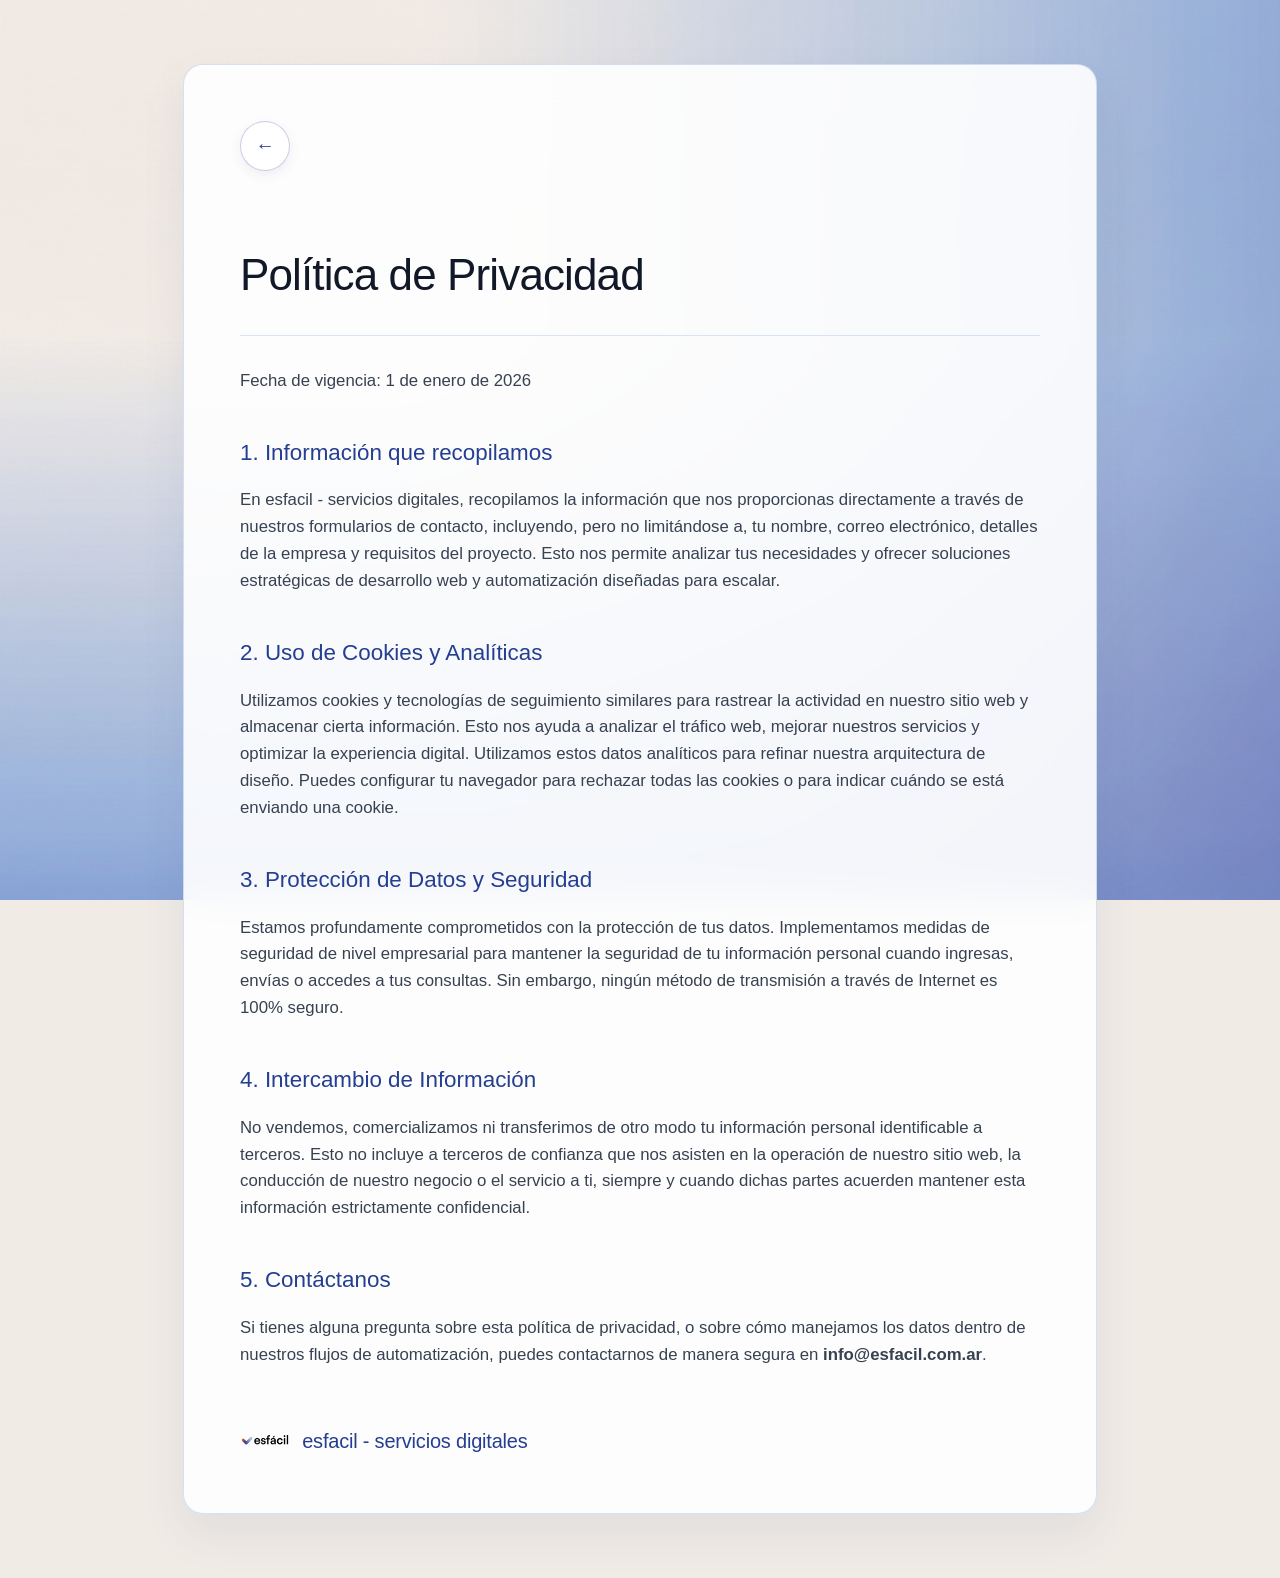
<file: privacy-policy.html>
<!DOCTYPE html>
<html lang="es">
<head>
    <meta charset="UTF-8">
    <meta name="viewport" content="width=device-width, initial-scale=1.0">
    <title>Política de Privacidad - esfacil - servicios digitales</title>
    <link rel="icon" type="image/png" href="LOGO.png">
    <link rel="preconnect" href="https://api.fontshare.com">
    <link href="https://api.fontshare.com/v2/css?f[]=satoshi@400,500,700,900&display=swap" rel="stylesheet">
    <style>
        body {
            font-family: 'Satoshi', -apple-system, BlinkMacSystemFont, 'Segoe UI', Roboto, sans-serif;
            background: #F0EBE5 url('FONDO DE REFERENCIA.jpg') no-repeat center center fixed;
            background-size: cover;
            color: #111827;
            margin: 0;
            padding: 4rem 5vw;
            line-height: 1.6;
        }
        .container {
            max-width: 800px;
            margin: 0 auto;
            background: rgba(255, 255, 255, 0.9);
            backdrop-filter: blur(20px);
            -webkit-backdrop-filter: blur(20px);
            padding: 3.5rem;
            border-radius: 20px;
            border: 1px solid rgba(150, 180, 222, 0.4);
            box-shadow: 0 20px 45px rgba(36, 62, 146, 0.08);
        }
        h1 {
            font-size: 2.75rem;
            font-weight: 500;
            margin-bottom: 2rem;
            border-bottom: 1px solid rgba(150, 180, 222, 0.35);
            padding-bottom: 1.5rem;
            letter-spacing: -0.02em;
            color: #111827;
        }
        h2 {
            font-size: 1.4rem;
            font-weight: 500;
            margin-top: 2.5rem;
            margin-bottom: 1rem;
            color: #243E92;
        }
        p, li {
            font-size: 1.05rem;
            color: #374151;
            margin-bottom: 1.5rem;
        }
        ul {
            margin-bottom: 1.5rem;
            padding-left: 1.5rem;
        }
        a.back-btn {
            display: inline-flex;
            align-items: center;
            justify-content: center;
            width: 48px;
            height: 48px;
            border: 1px solid rgba(36, 62, 146, 0.25);
            background: #FFFFFF;
            border-radius: 50%;
            color: #243E92;
            text-decoration: none;
            font-size: 1.2rem;
            margin-bottom: 2.5rem;
            transition: all 0.3s ease;
            box-shadow: 0 4px 12px rgba(36, 62, 146, 0.08);
        }
        a.back-btn:hover {
            background: #FF451A;
            color: #FFFFFF;
            border-color: #FF451A;
            transform: translateY(-2px);
        }
        .brand-footer {
            margin-top: 3.5rem;
            font-weight: 500;
            color: #243E92;
            font-size: 1.25rem;
            letter-spacing: -0.01em;
            text-transform: lowercase;
            display: flex;
            align-items: center;
            gap: 0.75rem;
        }
        .brand-footer img {
            height: 28px;
            width: auto;
        }
    </style>
</head>
<body>
    <div class="container">
        <a href="index.html" class="back-btn" aria-label="Volver al inicio">&larr;</a>
        
        <h1>Política de Privacidad</h1>
        <p>Fecha de vigencia: 1 de enero de 2026</p>

        <h2>1. Información que recopilamos</h2>
        <p>En esfacil - servicios digitales, recopilamos la información que nos proporcionas directamente a través de nuestros formularios de contacto, incluyendo, pero no limitándose a, tu nombre, correo electrónico, detalles de la empresa y requisitos del proyecto. Esto nos permite analizar tus necesidades y ofrecer soluciones estratégicas de desarrollo web y automatización diseñadas para escalar.</p>

        <h2>2. Uso de Cookies y Analíticas</h2>
        <p>Utilizamos cookies y tecnologías de seguimiento similares para rastrear la actividad en nuestro sitio web y almacenar cierta información. Esto nos ayuda a analizar el tráfico web, mejorar nuestros servicios y optimizar la experiencia digital. Utilizamos estos datos analíticos para refinar nuestra arquitectura de diseño. Puedes configurar tu navegador para rechazar todas las cookies o para indicar cuándo se está enviando una cookie.</p>

        <h2>3. Protección de Datos y Seguridad</h2>
        <p>Estamos profundamente comprometidos con la protección de tus datos. Implementamos medidas de seguridad de nivel empresarial para mantener la seguridad de tu información personal cuando ingresas, envías o accedes a tus consultas. Sin embargo, ningún método de transmisión a través de Internet es 100% seguro.</p>

        <h2>4. Intercambio de Información</h2>
        <p>No vendemos, comercializamos ni transferimos de otro modo tu información personal identificable a terceros. Esto no incluye a terceros de confianza que nos asisten en la operación de nuestro sitio web, la conducción de nuestro negocio o el servicio a ti, siempre y cuando dichas partes acuerden mantener esta información estrictamente confidencial.</p>

        <h2>5. Contáctanos</h2>
        <p>Si tienes alguna pregunta sobre esta política de privacidad, o sobre cómo manejamos los datos dentro de nuestros flujos de automatización, puedes contactarnos de manera segura en <strong>info@esfacil.com.ar</strong>.</p>
        
        <div class="brand-footer">
            <img src="LOGO.png" alt="esfacil">
            <span>esfacil - servicios digitales</span>
        </div>
    </div>
</body>
</html>
</file>
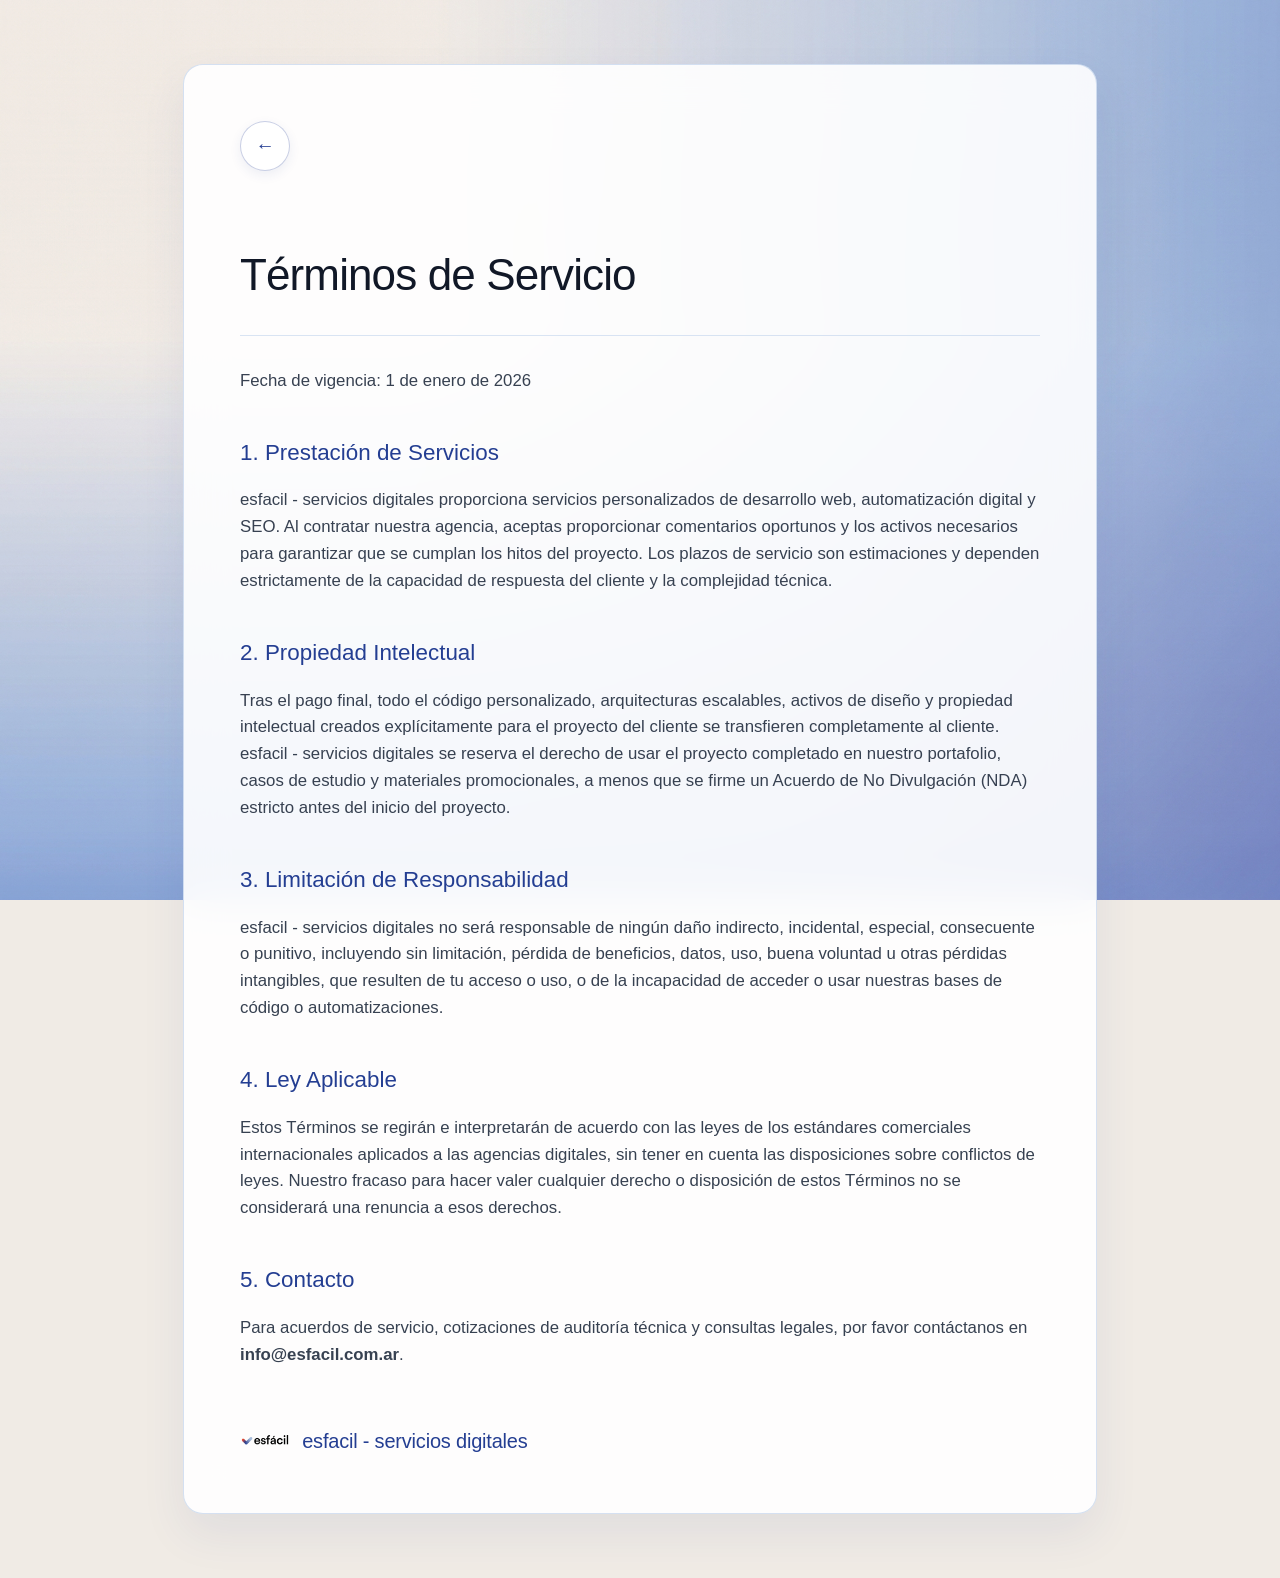
<file: terms-of-service.html>
<!DOCTYPE html>
<html lang="es">
<head>
    <meta charset="UTF-8">
    <meta name="viewport" content="width=device-width, initial-scale=1.0">
    <title>Términos de Servicio - esfacil - servicios digitales</title>
    <link rel="icon" type="image/png" href="LOGO.png">
    <link rel="preconnect" href="https://api.fontshare.com">
    <link href="https://api.fontshare.com/v2/css?f[]=satoshi@400,500,700,900&display=swap" rel="stylesheet">
    <style>
        body {
            font-family: 'Satoshi', -apple-system, BlinkMacSystemFont, 'Segoe UI', Roboto, sans-serif;
            background: #F0EBE5 url('FONDO DE REFERENCIA.jpg') no-repeat center center fixed;
            background-size: cover;
            color: #111827;
            margin: 0;
            padding: 4rem 5vw;
            line-height: 1.6;
        }
        .container {
            max-width: 800px;
            margin: 0 auto;
            background: rgba(255, 255, 255, 0.9);
            backdrop-filter: blur(20px);
            -webkit-backdrop-filter: blur(20px);
            padding: 3.5rem;
            border-radius: 20px;
            border: 1px solid rgba(150, 180, 222, 0.4);
            box-shadow: 0 20px 45px rgba(36, 62, 146, 0.08);
        }
        h1 {
            font-size: 2.75rem;
            font-weight: 500;
            margin-bottom: 2rem;
            border-bottom: 1px solid rgba(150, 180, 222, 0.35);
            padding-bottom: 1.5rem;
            letter-spacing: -0.02em;
            color: #111827;
        }
        h2 {
            font-size: 1.4rem;
            font-weight: 500;
            margin-top: 2.5rem;
            margin-bottom: 1rem;
            color: #243E92;
        }
        p, li {
            font-size: 1.05rem;
            color: #374151;
            margin-bottom: 1.5rem;
        }
        ul {
            margin-bottom: 1.5rem;
            padding-left: 1.5rem;
        }
        a.back-btn {
            display: inline-flex;
            align-items: center;
            justify-content: center;
            width: 48px;
            height: 48px;
            border: 1px solid rgba(36, 62, 146, 0.25);
            background: #FFFFFF;
            border-radius: 50%;
            color: #243E92;
            text-decoration: none;
            font-size: 1.2rem;
            margin-bottom: 2.5rem;
            transition: all 0.3s ease;
            box-shadow: 0 4px 12px rgba(36, 62, 146, 0.08);
        }
        a.back-btn:hover {
            background: #FF451A;
            color: #FFFFFF;
            border-color: #FF451A;
            transform: translateY(-2px);
        }
        .brand-footer {
            margin-top: 3.5rem;
            font-weight: 500;
            color: #243E92;
            font-size: 1.25rem;
            letter-spacing: -0.01em;
            text-transform: lowercase;
            display: flex;
            align-items: center;
            gap: 0.75rem;
        }
        .brand-footer img {
            height: 28px;
            width: auto;
        }
    </style>
</head>
<body>
    <div class="container">
        <a href="index.html" class="back-btn" aria-label="Volver al inicio">&larr;</a>
        
        <h1>Términos de Servicio</h1>
        <p>Fecha de vigencia: 1 de enero de 2026</p>

        <h2>1. Prestación de Servicios</h2>
        <p>esfacil - servicios digitales proporciona servicios personalizados de desarrollo web, automatización digital y SEO. Al contratar nuestra agencia, aceptas proporcionar comentarios oportunos y los activos necesarios para garantizar que se cumplan los hitos del proyecto. Los plazos de servicio son estimaciones y dependen estrictamente de la capacidad de respuesta del cliente y la complejidad técnica.</p>

        <h2>2. Propiedad Intelectual</h2>
        <p>Tras el pago final, todo el código personalizado, arquitecturas escalables, activos de diseño y propiedad intelectual creados explícitamente para el proyecto del cliente se transfieren completamente al cliente. esfacil - servicios digitales se reserva el derecho de usar el proyecto completado en nuestro portafolio, casos de estudio y materiales promocionales, a menos que se firme un Acuerdo de No Divulgación (NDA) estricto antes del inicio del proyecto.</p>

        <h2>3. Limitación de Responsabilidad</h2>
        <p>esfacil - servicios digitales no será responsable de ningún daño indirecto, incidental, especial, consecuente o punitivo, incluyendo sin limitación, pérdida de beneficios, datos, uso, buena voluntad u otras pérdidas intangibles, que resulten de tu acceso o uso, o de la incapacidad de acceder o usar nuestras bases de código o automatizaciones.</p>

        <h2>4. Ley Aplicable</h2>
        <p>Estos Términos se regirán e interpretarán de acuerdo con las leyes de los estándares comerciales internacionales aplicados a las agencias digitales, sin tener en cuenta las disposiciones sobre conflictos de leyes. Nuestro fracaso para hacer valer cualquier derecho o disposición de estos Términos no se considerará una renuncia a esos derechos.</p>

        <h2>5. Contacto</h2>
        <p>Para acuerdos de servicio, cotizaciones de auditoría técnica y consultas legales, por favor contáctanos en <strong>info@esfacil.com.ar</strong>.</p>
        
        <div class="brand-footer">
            <img src="LOGO.png" alt="esfacil">
            <span>esfacil - servicios digitales</span>
        </div>
    </div>
</body>
</html>
</file>
